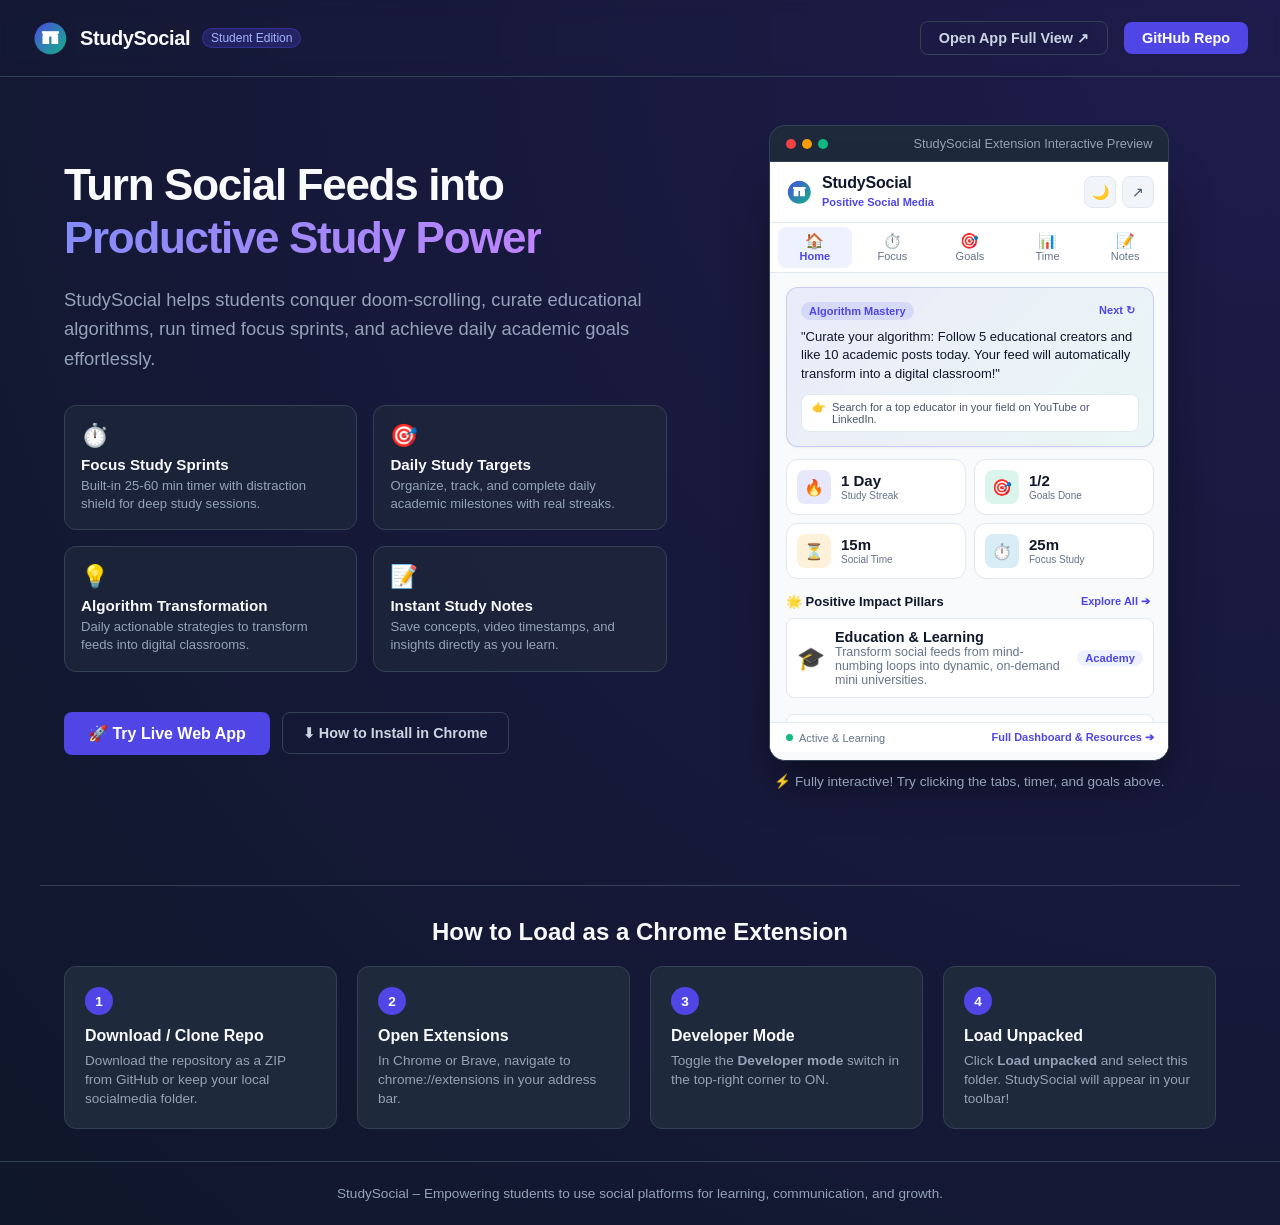
<file: index.html>
<!DOCTYPE html>
<html lang="en">
<head>
  <meta charset="UTF-8">
  <meta name="viewport" content="width=device-width, initial-scale=1.0">
  <title>StudySocial – Positive Social Media for Students</title>
  <link rel="icon" href="icons/icon48.png" type="image/png">
  <style>
    :root {
      --primary: #4f46e5;
      --primary-hover: #4338ca;
      --primary-light: #eef2ff;
      --bg: #0f172a;
      --surface: #1e293b;
      --surface-border: #334155;
      --text: #f8fafc;
      --text-muted: #94a3b8;
      --accent: #10b981;
    }

    * {
      box-sizing: border-box;
      margin: 0;
      padding: 0;
      font-family: -apple-system, BlinkMacSystemFont, 'Segoe UI', Roboto, Helvetica, Arial, sans-serif;
    }

    body {
      background: radial-gradient(circle at top right, #1e1b4b 0%, #0f172a 100%);
      color: var(--text);
      min-height: 100vh;
      display: flex;
      flex-direction: column;
    }

    header {
      padding: 1.25rem 2rem;
      display: flex;
      align-items: center;
      justify-content: space-between;
      border-bottom: 1px solid var(--surface-border);
      backdrop-filter: blur(8px);
    }

    .brand {
      display: flex;
      align-items: center;
      gap: 12px;
      text-decoration: none;
      color: inherit;
    }

    .brand img {
      width: 36px;
      height: 36px;
      border-radius: 8px;
    }

    .brand-title {
      font-size: 1.25rem;
      font-weight: 700;
      letter-spacing: -0.02em;
    }

    .brand-badge {
      font-size: 0.75rem;
      background: rgba(79, 70, 229, 0.25);
      color: #a5b4fc;
      border: 1px solid rgba(79, 70, 229, 0.4);
      padding: 2px 8px;
      border-radius: 999px;
    }

    .header-links {
      display: flex;
      gap: 1rem;
      align-items: center;
    }

    .btn {
      display: inline-flex;
      align-items: center;
      gap: 8px;
      padding: 8px 18px;
      border-radius: 8px;
      font-weight: 600;
      font-size: 0.9rem;
      text-decoration: none;
      cursor: pointer;
      transition: all 0.2s ease;
      border: none;
    }

    .btn-primary {
      background: var(--primary);
      color: #ffffff;
    }

    .btn-primary:hover {
      background: var(--primary-hover);
      transform: translateY(-1px);
    }

    .btn-outline {
      background: transparent;
      color: #cbd5e1;
      border: 1px solid var(--surface-border);
    }

    .btn-outline:hover {
      background: var(--surface);
      color: #ffffff;
    }

    main {
      flex: 1;
      max-width: 1200px;
      margin: 0 auto;
      padding: 3rem 1.5rem;
      display: grid;
      grid-template-columns: 1.1fr 0.9fr;
      gap: 3.5rem;
      align-items: center;
    }

    @media (max-width: 960px) {
      main {
        grid-template-columns: 1fr;
        padding: 2rem 1rem;
        gap: 2.5rem;
      }
    }

    .hero-content h1 {
      font-size: 2.75rem;
      font-weight: 800;
      line-height: 1.2;
      letter-spacing: -0.03em;
      margin-bottom: 1.25rem;
    }

    .hero-content h1 span {
      background: linear-gradient(135deg, #818cf8 0%, #c084fc 100%);
      -webkit-background-clip: text;
      -webkit-text-fill-color: transparent;
    }

    .hero-subtitle {
      font-size: 1.15rem;
      line-height: 1.6;
      color: var(--text-muted);
      margin-bottom: 2rem;
    }

    .feature-grid {
      display: grid;
      grid-template-columns: 1fr 1fr;
      gap: 1rem;
      margin-bottom: 2.5rem;
    }

    .feature-card {
      background: rgba(30, 41, 59, 0.7);
      border: 1px solid var(--surface-border);
      border-radius: 12px;
      padding: 1rem;
    }

    .feature-card-icon {
      font-size: 1.4rem;
      margin-bottom: 0.4rem;
    }

    .feature-card h3 {
      font-size: 0.95rem;
      margin-bottom: 0.25rem;
    }

    .feature-card p {
      font-size: 0.82rem;
      color: var(--text-muted);
      line-height: 1.4;
    }

    .cta-row {
      display: flex;
      flex-wrap: wrap;
      gap: 12px;
      align-items: center;
    }

    /* Live Preview Section */
    .preview-container {
      display: flex;
      flex-direction: column;
      align-items: center;
      position: relative;
    }

    .preview-header {
      width: 400px;
      max-width: 100%;
      background: #1e293b;
      border: 1px solid #334155;
      border-bottom: none;
      border-radius: 16px 16px 0 0;
      padding: 10px 16px;
      display: flex;
      align-items: center;
      justify-content: space-between;
      font-size: 0.8rem;
      color: var(--text-muted);
    }

    .window-dots {
      display: flex;
      gap: 6px;
    }

    .window-dot {
      width: 10px;
      height: 10px;
      border-radius: 50%;
    }
    .dot-red { background: #ef4444; }
    .dot-yellow { background: #f59e0b; }
    .dot-green { background: #10b981; }

    .preview-frame {
      width: 400px;
      height: 600px;
      max-width: 100%;
      border: 1px solid #334155;
      border-radius: 0 0 16px 16px;
      box-shadow: 0 25px 50px -12px rgba(0, 0, 0, 0.6);
      background: #ffffff;
      overflow: hidden;
    }

    .preview-frame iframe {
      width: 100%;
      height: 100%;
      border: none;
    }

    .preview-caption {
      margin-top: 12px;
      font-size: 0.85rem;
      color: var(--text-muted);
      display: flex;
      align-items: center;
      gap: 6px;
    }

    /* Installation Steps */
    .install-box {
      margin-top: 3rem;
      max-width: 1200px;
      width: 100%;
      margin-left: auto;
      margin-right: auto;
      padding: 2rem 1.5rem;
      border-top: 1px solid var(--surface-border);
    }

    .install-box h2 {
      font-size: 1.5rem;
      margin-bottom: 1.25rem;
      text-align: center;
    }

    .steps-grid {
      display: grid;
      grid-template-columns: repeat(auto-fit, minmax(240px, 1fr));
      gap: 1.25rem;
    }

    .step-card {
      background: var(--surface);
      border: 1px solid var(--surface-border);
      border-radius: 12px;
      padding: 1.25rem;
      position: relative;
    }

    .step-num {
      width: 28px;
      height: 28px;
      background: var(--primary);
      color: white;
      border-radius: 50%;
      display: flex;
      align-items: center;
      justify-content: center;
      font-weight: 700;
      font-size: 0.85rem;
      margin-bottom: 0.75rem;
    }

    .step-card h4 {
      font-size: 1rem;
      margin-bottom: 0.35rem;
    }

    .step-card p {
      font-size: 0.85rem;
      color: var(--text-muted);
      line-height: 1.4;
    }

    footer {
      border-top: 1px solid var(--surface-border);
      padding: 1.5rem;
      text-align: center;
      color: var(--text-muted);
      font-size: 0.85rem;
    }
  </style>
</head>
<body>
  <!-- Header -->
  <header>
    <a href="#" class="brand">
      <img src="icons/icon48.png" alt="StudySocial">
      <span class="brand-title">StudySocial</span>
      <span class="brand-badge">Student Edition</span>
    </a>
    <div class="header-links">
      <a href="popup.html" class="btn btn-outline" target="_blank">Open App Full View ↗</a>
      <a href="https://github.com/samrasian123-coder/study-social" class="btn btn-primary" target="_blank">GitHub Repo</a>
    </div>
  </header>

  <!-- Main Content -->
  <main>
    <!-- Left Hero -->
    <div class="hero-content">
      <h1>Turn Social Feeds into <span>Productive Study Power</span></h1>
      <p class="hero-subtitle">
        StudySocial helps students conquer doom-scrolling, curate educational algorithms, run timed focus sprints, and achieve daily academic goals effortlessly.
      </p>

      <div class="feature-grid">
        <div class="feature-card">
          <div class="feature-card-icon">⏱️</div>
          <h3>Focus Study Sprints</h3>
          <p>Built-in 25-60 min timer with distraction shield for deep study sessions.</p>
        </div>
        <div class="feature-card">
          <div class="feature-card-icon">🎯</div>
          <h3>Daily Study Targets</h3>
          <p>Organize, track, and complete daily academic milestones with real streaks.</p>
        </div>
        <div class="feature-card">
          <div class="feature-card-icon">💡</div>
          <h3>Algorithm Transformation</h3>
          <p>Daily actionable strategies to transform feeds into digital classrooms.</p>
        </div>
        <div class="feature-card">
          <div class="feature-card-icon">📝</div>
          <h3>Instant Study Notes</h3>
          <p>Save concepts, video timestamps, and insights directly as you learn.</p>
        </div>
      </div>

      <div class="cta-row">
        <a href="popup.html" class="btn btn-primary" style="padding: 12px 24px; font-size: 1rem;">
          🚀 Try Live Web App
        </a>
        <a href="#how-to-install" class="btn btn-outline" style="padding: 12px 20px;">
          ⬇ How to Install in Chrome
        </a>
      </div>
    </div>

    <!-- Right Live Preview -->
    <div class="preview-container">
      <div class="preview-header">
        <div class="window-dots">
          <span class="window-dot dot-red"></span>
          <span class="window-dot dot-yellow"></span>
          <span class="window-dot dot-green"></span>
        </div>
        <span>StudySocial Extension Interactive Preview</span>
      </div>
      <div class="preview-frame">
        <iframe src="popup.html" title="StudySocial Interactive Demo"></iframe>
      </div>
      <div class="preview-caption">
        ⚡ Fully interactive! Try clicking the tabs, timer, and goals above.
      </div>
    </div>
  </main>

  <!-- Installation Steps -->
  <section class="install-box" id="how-to-install">
    <h2>How to Load as a Chrome Extension</h2>
    <div class="steps-grid">
      <div class="step-card">
        <div class="step-num">1</div>
        <h4>Download / Clone Repo</h4>
        <p>Download the repository as a ZIP from GitHub or keep your local <code>socialmedia</code> folder.</p>
      </div>
      <div class="step-card">
        <div class="step-num">2</div>
        <h4>Open Extensions</h4>
        <p>In Chrome or Brave, navigate to <code>chrome://extensions</code> in your address bar.</p>
      </div>
      <div class="step-card">
        <div class="step-num">3</div>
        <h4>Developer Mode</h4>
        <p>Toggle the <strong>Developer mode</strong> switch in the top-right corner to ON.</p>
      </div>
      <div class="step-card">
        <div class="step-num">4</div>
        <h4>Load Unpacked</h4>
        <p>Click <strong>Load unpacked</strong> and select this folder. StudySocial will appear in your toolbar!</p>
      </div>
    </div>
  </section>

  <!-- Footer -->
  <footer>
    StudySocial – Empowering students to use social platforms for learning, communication, and growth.
  </footer>
</body>
</html>
</file>
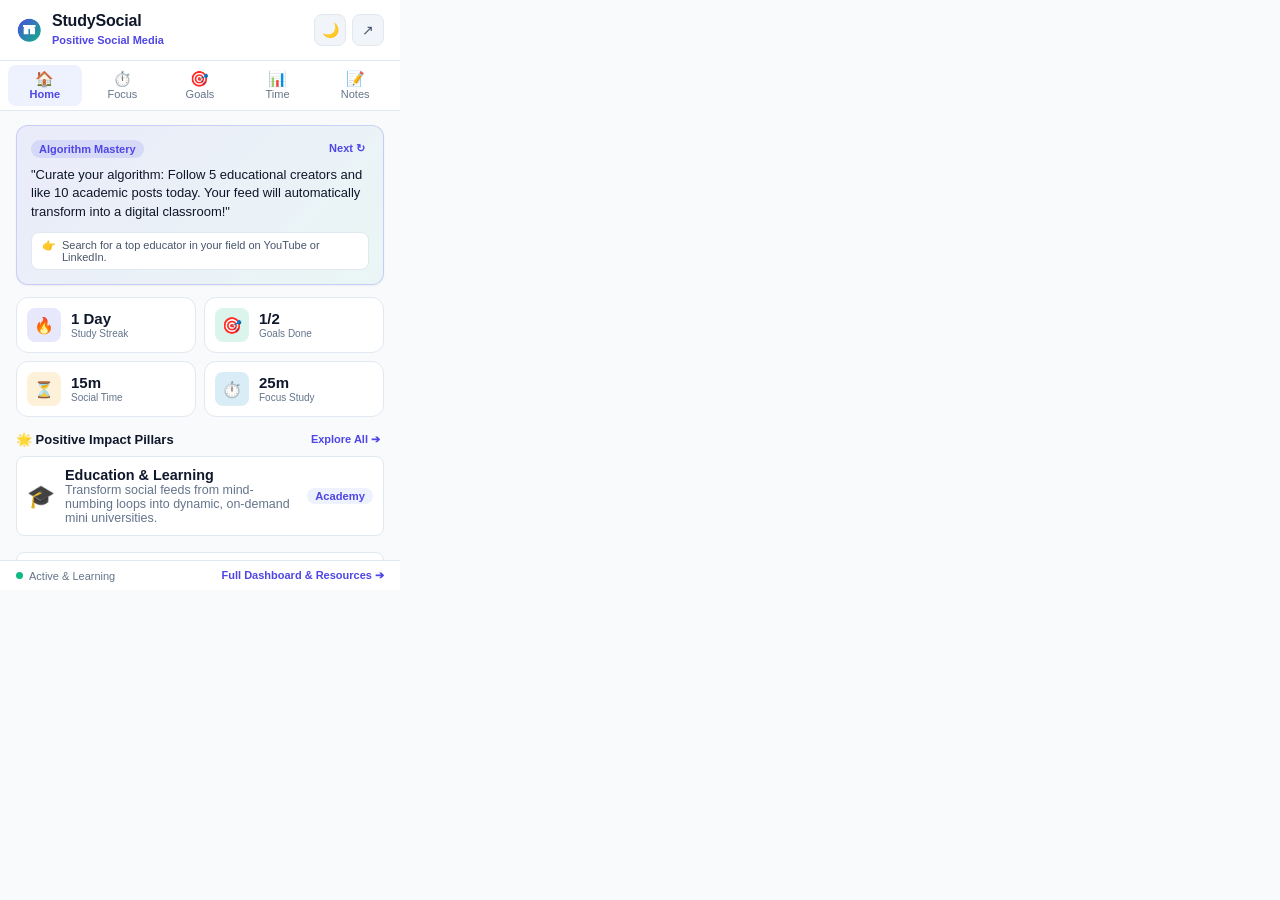
<file: popup.html>
<!DOCTYPE html>
<html lang="en">
<head>
  <meta charset="UTF-8">
  <meta name="viewport" content="width=device-width, initial-scale=1.0">
  <title>StudySocial</title>
  <link rel="stylesheet" href="popup.css">
</head>
<body>
  <div class="app-container">
    <!-- Header -->
    <header class="app-header">
      <div class="brand">
        <div class="brand-icon">
          <img src="icons/icon48.png" alt="StudySocial" width="26" height="26">
        </div>
        <div class="brand-text">
          <h1>StudySocial</h1>
          <span class="tagline">Positive Social Media</span>
        </div>
      </div>
      <div class="header-actions">
        <button id="themeToggleBtn" class="icon-btn" title="Toggle Light/Dark Theme" aria-label="Toggle Theme">
          <span class="theme-icon">🌙</span>
        </button>
        <button id="openDashboardBtn" class="icon-btn" title="Open Full Dashboard" aria-label="Open Dashboard">
          <span class="open-icon">↗</span>
        </button>
      </div>
    </header>

    <!-- Navigation Tabs -->
    <nav class="nav-tabs">
      <button class="nav-btn active" data-tab="tab-home">
        <span class="nav-icon">🏠</span>
        <span class="nav-label">Home</span>
      </button>
      <button class="nav-btn" data-tab="tab-focus">
        <span class="nav-icon">⏱️</span>
        <span class="nav-label">Focus</span>
      </button>
      <button class="nav-btn" data-tab="tab-goals">
        <span class="nav-icon">🎯</span>
        <span class="nav-label">Goals</span>
      </button>
      <button class="nav-btn" data-tab="tab-tracker">
        <span class="nav-icon">📊</span>
        <span class="nav-label">Time</span>
      </button>
      <button class="nav-btn" data-tab="tab-notes">
        <span class="nav-icon">📝</span>
        <span class="nav-label">Notes</span>
      </button>
    </nav>

    <!-- Tab Contents Container -->
    <main class="tab-content-area">
      <!-- TAB 1: HOME / OVERVIEW -->
      <section id="tab-home" class="tab-pane active">
        <!-- Daily Positive Tip Card -->
        <div class="card card-hero">
          <div class="card-header-row">
            <span class="badge badge-purple" id="dailyTipCategory">Daily Positive Tip</span>
            <button id="nextTipBtn" class="btn-text" title="Next tip">Next ↻</button>
          </div>
          <p class="tip-quote" id="dailyTipText">Loading today's positive strategy...</p>
          <div class="tip-action-box">
            <span class="action-icon">👉</span>
            <span class="action-text" id="dailyTipAction">Practice mindful engagement today.</span>
          </div>
        </div>

        <!-- Quick Stats Overview -->
        <div class="stats-grid">
          <div class="stat-card">
            <div class="stat-icon-wrap bg-indigo-soft">🔥</div>
            <div class="stat-content">
              <span class="stat-number" id="streakDisplay">1 Day</span>
              <span class="stat-desc">Study Streak</span>
            </div>
          </div>
          <div class="stat-card">
            <div class="stat-icon-wrap bg-emerald-soft">🎯</div>
            <div class="stat-content">
              <span class="stat-number" id="completedGoalsStat">0/3</span>
              <span class="stat-desc">Goals Done</span>
            </div>
          </div>
          <div class="stat-card">
            <div class="stat-icon-wrap bg-amber-soft">⏳</div>
            <div class="stat-content">
              <span class="stat-number" id="todaySocialTime">0m</span>
              <span class="stat-desc">Social Time</span>
            </div>
          </div>
          <div class="stat-card">
            <div class="stat-icon-wrap bg-blue-soft">⏱️</div>
            <div class="stat-content">
              <span class="stat-number" id="todayFocusTime">0m</span>
              <span class="stat-desc">Focus Study</span>
            </div>
          </div>
        </div>

        <!-- 6 Positive Pillars Preview -->
        <div class="section-title-row">
          <h3>🌟 Positive Impact Pillars</h3>
          <button id="viewAllPillarsBtn" class="btn-text">Explore All ➔</button>
        </div>
        <div class="pillars-preview-list" id="pillarsMiniList">
          <!-- Populated by JS -->
        </div>
      </section>

      <!-- TAB 2: STUDY FOCUS MODE -->
      <section id="tab-focus" class="tab-pane">
        <div class="card focus-card">
          <div class="focus-timer-ring">
            <div class="timer-digits" id="timerClock">25:00</div>
            <div class="timer-status-text" id="timerStatusLabel">Ready to sprint</div>
          </div>

          <!-- Active Goal input -->
          <div class="input-group">
            <label for="focusGoalInput">What are you studying right now?</label>
            <input type="text" id="focusGoalInput" placeholder="e.g., 25 mins Python data structures" maxlength="80">
          </div>

          <!-- Preset Durations -->
          <div class="duration-selector" id="durationSelector">
            <button class="duration-chip active" data-mins="25">25 Min</button>
            <button class="duration-chip" data-mins="45">45 Min</button>
            <button class="duration-chip" data-mins="60">60 Min</button>
          </div>

          <!-- Shield toggle -->
          <div class="toggle-row">
            <div class="toggle-info">
              <span class="toggle-title">Distraction Shield</span>
              <span class="toggle-sub">Gently blocks social scrolling during focus</span>
            </div>
            <label class="switch">
              <input type="checkbox" id="shieldToggle" checked>
              <span class="slider"></span>
            </label>
          </div>

          <!-- Controls -->
          <div class="focus-controls">
            <button id="startFocusBtn" class="btn btn-primary btn-block">🚀 Start Focus Sprint</button>
            <button id="stopFocusBtn" class="btn btn-danger btn-block hidden">⏹ Stop Focus Session</button>
          </div>
        </div>
      </section>

      <!-- TAB 3: GOALS -->
      <section id="tab-goals" class="tab-pane">
        <div class="goals-header-card">
          <h3>Today's Study Targets</h3>
          <span class="badge badge-indigo" id="goalsCounterBadge">0 of 3 Completed</span>
        </div>

        <!-- Add Goal Input -->
        <form id="addGoalForm" class="add-goal-form">
          <input type="text" id="newGoalInput" placeholder="Add a new study goal..." required maxlength="70">
          <select id="newGoalCategory" class="category-select">
            <option value="Focus">Study</option>
            <option value="Learning">Learning</option>
            <option value="Career">Career</option>
          </select>
          <button type="submit" class="btn btn-sm btn-primary">Add</button>
        </form>

        <!-- Goals List -->
        <ul class="goals-list" id="goalsList">
          <!-- Populated via JS -->
        </ul>
      </section>

      <!-- TAB 4: TIME TRACKER -->
      <section id="tab-tracker" class="tab-pane">
        <div class="tracker-card">
          <div class="tracker-summary-header">
            <div>
              <h3>Today's Activity</h3>
              <p class="text-muted">Active tabs tracked automatically</p>
            </div>
            <span class="date-badge" id="trackerDateLabel">Today</span>
          </div>

          <!-- Visual Bar -->
          <div class="ratio-bar-container">
            <div class="ratio-labels">
              <span>Study Focus: <strong id="ratioFocusLabel">0m</strong></span>
              <span>Social Media: <strong id="ratioSocialLabel">0m</strong></span>
            </div>
            <div class="ratio-bar">
              <div class="ratio-segment ratio-focus" id="barFocus" style="width: 50%;"></div>
              <div class="ratio-segment ratio-social" id="barSocial" style="width: 50%;"></div>
            </div>
          </div>

          <!-- Platform breakdown -->
          <div class="platform-breakdown-list" id="platformTimeList">
            <!-- Populated via JS -->
          </div>
        </div>
      </section>

      <!-- TAB 5: QUICK NOTES -->
      <section id="tab-notes" class="tab-pane">
        <div class="card notes-editor-card">
          <div class="notes-header-row">
            <h3>Capture Learning Insight</h3>
            <button id="captureCurrentPageBtn" class="btn-text btn-text-accent" title="Auto-fill current tab info">
              + From Current Tab
            </button>
          </div>
          <input type="text" id="noteTitleInput" placeholder="Topic or concept title..." maxlength="70">
          <textarea id="noteContentInput" placeholder="Write quick notes, definitions, video timestamps, or research ideas..." rows="3"></textarea>
          <input type="hidden" id="noteUrlInput" value="">
          <button id="saveNoteBtn" class="btn btn-primary btn-block">💾 Save to Study Notes</button>
        </div>

        <!-- Saved Notes List -->
        <div class="saved-notes-list" id="savedNotesList">
          <!-- Populated via JS -->
        </div>
      </section>
    </main>

    <!-- Footer -->
    <footer class="app-footer">
      <div class="footer-status">
        <span class="status-dot"></span>
        <span id="extensionStatus">Active & Learning</span>
      </div>
      <button id="footerFullDashboardLink" class="footer-link">Full Dashboard & Resources ➔</button>
    </footer>
  </div>

  <script src="data/tips.js"></script>
  <script src="data/resources.js"></script>
  <script src="data/positiveImpactData.js"></script>
  <script src="popup.js"></script>
</body>
</html>
</file>
<file: popup.css>
/* StudySocial Modern Extension Styles */
:root {
  --bg-main: #f8fafc;
  --bg-surface: #ffffff;
  --bg-card: #ffffff;
  --bg-subtle: #f1f5f9;
  --bg-input: #ffffff;
  
  --text-primary: #0f172a;
  --text-secondary: #475569;
  --text-muted: #64748b;
  
  --border-color: #e2e8f0;
  --border-subtle: #f1f5f9;

  --primary: #4f46e5;
  --primary-hover: #4338ca;
  --primary-light: #eef2ff;
  --primary-ring: rgba(79, 70, 229, 0.2);

  --accent-emerald: #10b981;
  --accent-amber: #f59e0b;
  --accent-rose: #f43f5e;
  --accent-sky: #0284c7;

  --shadow-sm: 0 1px 2px 0 rgba(0, 0, 0, 0.05);
  --shadow-md: 0 4px 6px -1px rgba(0, 0, 0, 0.08), 0 2px 4px -2px rgba(0, 0, 0, 0.04);
  --shadow-lg: 0 10px 15px -3px rgba(0, 0, 0, 0.08), 0 4px 6px -4px rgba(0, 0, 0, 0.03);

  --radius-sm: 8px;
  --radius-md: 12px;
  --radius-lg: 16px;
  --radius-full: 9999px;
  --transition-fast: 0.15s ease;
}

[data-theme="dark"] {
  --bg-main: #0b0f19;
  --bg-surface: #111827;
  --bg-card: #1f2937;
  --bg-subtle: #1e293b;
  --bg-input: #111827;

  --text-primary: #f9fafb;
  --text-secondary: #cbd5e1;
  --text-muted: #94a3b8;

  --border-color: #374151;
  --border-subtle: #1f2937;

  --primary: #6366f1;
  --primary-hover: #4f46e5;
  --primary-light: rgba(99, 102, 241, 0.15);
  --primary-ring: rgba(99, 102, 241, 0.3);

  --shadow-sm: 0 1px 3px 0 rgba(0, 0, 0, 0.3);
  --shadow-md: 0 4px 6px -1px rgba(0, 0, 0, 0.4);
  --shadow-lg: 0 10px 15px -3px rgba(0, 0, 0, 0.5);
}

* {
  box-sizing: border-box;
  margin: 0;
  padding: 0;
  font-family: -apple-system, BlinkMacSystemFont, 'Segoe UI', Roboto, 'Helvetica Neue', Arial, sans-serif;
}

body {
  width: 400px;
  height: 590px;
  background-color: var(--bg-main);
  color: var(--text-primary);
  overflow: hidden;
  transition: background-color var(--transition-fast), color var(--transition-fast);
}

.app-container {
  display: flex;
  flex-direction: column;
  height: 100%;
}

/* Header */
.app-header {
  display: flex;
  align-items: center;
  justify-content: space-between;
  padding: 12px 16px;
  background: var(--bg-surface);
  border-bottom: 1px solid var(--border-color);
}

.brand {
  display: flex;
  align-items: center;
  gap: 10px;
}

.brand-icon {
  display: flex;
  align-items: center;
  justify-content: center;
}

.brand-text h1 {
  font-size: 16px;
  font-weight: 700;
  letter-spacing: -0.2px;
  color: var(--text-primary);
  line-height: 1.1;
}

.tagline {
  font-size: 11px;
  color: var(--primary);
  font-weight: 600;
}

.header-actions {
  display: flex;
  align-items: center;
  gap: 6px;
}

.icon-btn {
  background: var(--bg-subtle);
  border: 1px solid var(--border-color);
  color: var(--text-secondary);
  width: 32px;
  height: 32px;
  border-radius: var(--radius-sm);
  display: flex;
  align-items: center;
  justify-content: center;
  cursor: pointer;
  font-size: 14px;
  transition: all var(--transition-fast);
}

.icon-btn:hover {
  background: var(--primary-light);
  color: var(--primary);
  border-color: var(--primary);
}

/* Navigation Tabs */
.nav-tabs {
  display: flex;
  background: var(--bg-surface);
  border-bottom: 1px solid var(--border-color);
  padding: 4px 8px;
  gap: 4px;
}

.nav-btn {
  flex: 1;
  display: flex;
  flex-direction: column;
  align-items: center;
  justify-content: center;
  padding: 6px 2px;
  background: transparent;
  border: none;
  border-radius: var(--radius-sm);
  cursor: pointer;
  color: var(--text-muted);
  transition: all var(--transition-fast);
}

.nav-btn:hover {
  background: var(--bg-subtle);
  color: var(--text-primary);
}

.nav-btn.active {
  background: var(--primary-light);
  color: var(--primary);
  font-weight: 600;
}

.nav-icon {
  font-size: 15px;
  line-height: 1;
  margin-bottom: 2px;
}

.nav-label {
  font-size: 11px;
}

/* Tab Pane Area */
.tab-content-area {
  flex: 1;
  overflow-y: auto;
  padding: 14px 16px;
}

/* Scrollbar */
.tab-content-area::-webkit-scrollbar {
  width: 5px;
}
.tab-content-area::-webkit-scrollbar-thumb {
  background: var(--border-color);
  border-radius: 4px;
}

.tab-pane {
  display: none;
  animation: fadeIn 0.18s ease-in-out;
}

.tab-pane.active {
  display: block;
}

@keyframes fadeIn {
  from { opacity: 0; transform: translateY(3px); }
  to { opacity: 1; transform: translateY(0); }
}

/* Common Card */
.card {
  background: var(--bg-card);
  border: 1px solid var(--border-color);
  border-radius: var(--radius-md);
  padding: 14px;
  box-shadow: var(--shadow-sm);
  margin-bottom: 12px;
}

/* Hero / Tip Card */
.card-hero {
  background: linear-gradient(135deg, rgba(79, 70, 229, 0.08) 0%, rgba(16, 185, 129, 0.06) 100%);
  border-color: rgba(99, 102, 241, 0.25);
}

.card-header-row {
  display: flex;
  align-items: center;
  justify-content: space-between;
  margin-bottom: 8px;
}

.badge {
  display: inline-block;
  font-size: 11px;
  font-weight: 600;
  padding: 3px 8px;
  border-radius: var(--radius-full);
}

.badge-purple {
  background: rgba(99, 102, 241, 0.15);
  color: var(--primary);
}

.badge-indigo {
  background: rgba(79, 70, 229, 0.15);
  color: var(--primary);
}

.btn-text {
  background: transparent;
  border: none;
  color: var(--primary);
  font-size: 11px;
  font-weight: 600;
  cursor: pointer;
  padding: 2px 4px;
}

.btn-text:hover {
  text-decoration: underline;
}

.btn-text-accent {
  color: var(--primary);
}

.tip-quote {
  font-size: 13px;
  line-height: 1.45;
  color: var(--text-primary);
  font-weight: 500;
  margin-bottom: 10px;
}

.tip-action-box {
  display: flex;
  align-items: flex-start;
  gap: 6px;
  background: var(--bg-surface);
  border: 1px solid var(--border-color);
  border-radius: var(--radius-sm);
  padding: 6px 10px;
  font-size: 11px;
  color: var(--text-secondary);
}

/* Stats Grid */
.stats-grid {
  display: grid;
  grid-template-columns: 1fr 1fr;
  gap: 8px;
  margin-bottom: 14px;
}

.stat-card {
  display: flex;
  align-items: center;
  gap: 10px;
  background: var(--bg-card);
  border: 1px solid var(--border-color);
  border-radius: var(--radius-md);
  padding: 10px;
}

.stat-icon-wrap {
  width: 34px;
  height: 34px;
  border-radius: var(--radius-sm);
  display: flex;
  align-items: center;
  justify-content: center;
  font-size: 16px;
}

.bg-indigo-soft { background: rgba(99, 102, 241, 0.15); }
.bg-emerald-soft { background: rgba(16, 185, 129, 0.15); }
.bg-amber-soft { background: rgba(245, 158, 11, 0.15); }
.bg-blue-soft { background: rgba(2, 132, 199, 0.15); }

.stat-content {
  display: flex;
  flex-direction: column;
}

.stat-number {
  font-size: 15px;
  font-weight: 700;
  color: var(--text-primary);
  line-height: 1.1;
}

.stat-desc {
  font-size: 10px;
  color: var(--text-muted);
}

/* Pillars preview */
.section-title-row {
  display: flex;
  align-items: center;
  justify-content: space-between;
  margin: 12px 0 8px 0;
}

.section-title-row h3 {
  font-size: 13px;
  font-weight: 700;
  color: var(--text-primary);
}

.pillars-preview-list {
  display: flex;
  flex-direction: column;
  gap: 8px;
}

.pillar-item-mini {
  display: flex;
  align-items: center;
  justify-content: space-between;
  padding: 8px 10px;
  background: var(--bg-card);
  border: 1px solid var(--border-color);
  border-radius: var(--radius-sm);
  cursor: pointer;
  transition: all var(--transition-fast);
}

.pillar-item-mini:hover {
  border-color: var(--primary);
  transform: translateX(2px);
}

.pillar-item-left {
  display: flex;
  align-items: center;
  gap: 8px;
}

.pillar-item-title {
  font-size: 12px;
  font-weight: 600;
  color: var(--text-primary);
}

.pillar-arrow {
  font-size: 11px;
  color: var(--text-muted);
}

/* TAB 2: FOCUS MODE */
.focus-card {
  text-align: center;
  padding: 18px 14px;
}

.focus-timer-ring {
  background: linear-gradient(135deg, var(--bg-subtle) 0%, var(--bg-surface) 100%);
  border: 2px dashed var(--primary);
  border-radius: var(--radius-full);
  width: 140px;
  height: 140px;
  margin: 0 auto 16px auto;
  display: flex;
  flex-direction: column;
  align-items: center;
  justify-content: center;
}

.timer-digits {
  font-size: 34px;
  font-weight: 800;
  letter-spacing: 1px;
  color: var(--primary);
  font-variant-numeric: tabular-nums;
}

.timer-status-text {
  font-size: 11px;
  color: var(--text-muted);
}

.input-group {
  text-align: left;
  margin-bottom: 12px;
}

.input-group label {
  display: block;
  font-size: 11px;
  font-weight: 600;
  color: var(--text-secondary);
  margin-bottom: 4px;
}

input[type="text"], textarea, select {
  width: 100%;
  padding: 8px 10px;
  background: var(--bg-input);
  border: 1px solid var(--border-color);
  border-radius: var(--radius-sm);
  font-size: 12px;
  color: var(--text-primary);
  outline: none;
  transition: border-color var(--transition-fast);
}

input[type="text"]:focus, textarea:focus, select:focus {
  border-color: var(--primary);
  box-shadow: 0 0 0 2px var(--primary-ring);
}

.duration-selector {
  display: flex;
  gap: 8px;
  margin-bottom: 12px;
}

.duration-chip {
  flex: 1;
  padding: 6px;
  background: var(--bg-subtle);
  border: 1px solid var(--border-color);
  border-radius: var(--radius-sm);
  font-size: 12px;
  font-weight: 600;
  color: var(--text-secondary);
  cursor: pointer;
}

.duration-chip.active {
  background: var(--primary);
  color: #ffffff;
  border-color: var(--primary);
}

.toggle-row {
  display: flex;
  align-items: center;
  justify-content: space-between;
  padding: 8px 10px;
  background: var(--bg-subtle);
  border-radius: var(--radius-sm);
  margin-bottom: 16px;
  text-align: left;
}

.toggle-title {
  font-size: 12px;
  font-weight: 600;
  display: block;
  color: var(--text-primary);
}

.toggle-sub {
  font-size: 10px;
  color: var(--text-muted);
  display: block;
}

/* Switch */
.switch {
  position: relative;
  display: inline-block;
  width: 38px;
  height: 20px;
}

.switch input {
  opacity: 0;
  width: 0;
  height: 0;
}

.slider {
  position: absolute;
  cursor: pointer;
  inset: 0;
  background-color: var(--border-color);
  transition: .2s;
  border-radius: 20px;
}

.slider:before {
  position: absolute;
  content: "";
  height: 14px;
  width: 14px;
  left: 3px;
  bottom: 3px;
  background-color: white;
  transition: .2s;
  border-radius: 50%;
}

input:checked + .slider {
  background-color: var(--primary);
}

input:checked + .slider:before {
  transform: translateX(18px);
}

/* Buttons */
.btn {
  display: inline-flex;
  align-items: center;
  justify-content: center;
  padding: 8px 14px;
  border-radius: var(--radius-sm);
  font-size: 12px;
  font-weight: 600;
  cursor: pointer;
  border: none;
  transition: all var(--transition-fast);
}

.btn-block {
  width: 100%;
}

.btn-primary {
  background: var(--primary);
  color: #ffffff;
}

.btn-primary:hover {
  background: var(--primary-hover);
}

.btn-danger {
  background: var(--accent-rose);
  color: #ffffff;
}

.btn-danger:hover {
  filter: brightness(0.9);
}

.btn-sm {
  padding: 6px 10px;
  font-size: 11px;
}

.hidden {
  display: none !important;
}

/* TAB 3: GOALS */
.goals-header-card {
  display: flex;
  align-items: center;
  justify-content: space-between;
  margin-bottom: 12px;
}

.goals-header-card h3 {
  font-size: 13px;
  font-weight: 700;
}

.add-goal-form {
  display: flex;
  gap: 6px;
  margin-bottom: 12px;
}

.category-select {
  width: 90px;
  padding: 4px 6px;
  font-size: 11px;
}

.goals-list {
  list-style: none;
  display: flex;
  flex-direction: column;
  gap: 8px;
}

.goal-item {
  display: flex;
  align-items: center;
  justify-content: space-between;
  background: var(--bg-card);
  border: 1px solid var(--border-color);
  border-radius: var(--radius-sm);
  padding: 8px 10px;
  gap: 8px;
}

.goal-left {
  display: flex;
  align-items: center;
  gap: 8px;
  flex: 1;
}

.goal-checkbox {
  cursor: pointer;
  width: 16px;
  height: 16px;
  accent-color: var(--primary);
}

.goal-text {
  font-size: 12px;
  color: var(--text-primary);
  line-height: 1.3;
}

.goal-text.completed {
  text-decoration: line-through;
  color: var(--text-muted);
}

.goal-badge {
  font-size: 10px;
  padding: 2px 6px;
  border-radius: var(--radius-full);
  background: var(--bg-subtle);
  color: var(--text-secondary);
}

.goal-delete-btn {
  background: transparent;
  border: none;
  color: var(--text-muted);
  cursor: pointer;
  font-size: 13px;
  padding: 2px 4px;
}

.goal-delete-btn:hover {
  color: var(--accent-rose);
}

/* TAB 4: TIME TRACKER */
.tracker-card {
  background: var(--bg-card);
  border: 1px solid var(--border-color);
  border-radius: var(--radius-md);
  padding: 12px;
}

.tracker-summary-header {
  display: flex;
  align-items: center;
  justify-content: space-between;
  margin-bottom: 12px;
}

.tracker-summary-header h3 {
  font-size: 13px;
  font-weight: 700;
}

.text-muted {
  font-size: 11px;
  color: var(--text-muted);
}

.date-badge {
  font-size: 11px;
  padding: 2px 8px;
  background: var(--bg-subtle);
  border-radius: var(--radius-full);
  color: var(--text-secondary);
}

.ratio-bar-container {
  margin-bottom: 16px;
}

.ratio-labels {
  display: flex;
  justify-content: space-between;
  font-size: 11px;
  margin-bottom: 6px;
  color: var(--text-secondary);
}

.ratio-bar {
  height: 10px;
  border-radius: var(--radius-full);
  background: var(--bg-subtle);
  display: flex;
  overflow: hidden;
}

.ratio-focus {
  background: var(--primary);
  transition: width 0.3s ease;
}

.ratio-social {
  background: var(--accent-amber);
  transition: width 0.3s ease;
}

.platform-breakdown-list {
  display: flex;
  flex-direction: column;
  gap: 6px;
}

.platform-item {
  display: flex;
  align-items: center;
  justify-content: space-between;
  padding: 8px 10px;
  background: var(--bg-subtle);
  border-radius: var(--radius-sm);
  font-size: 12px;
}

.platform-info {
  display: flex;
  align-items: center;
  gap: 8px;
}

.platform-time {
  font-weight: 700;
  color: var(--text-primary);
}

/* TAB 5: NOTES */
.notes-editor-card {
  display: flex;
  flex-direction: column;
  gap: 8px;
  margin-bottom: 12px;
}

.notes-header-row {
  display: flex;
  align-items: center;
  justify-content: space-between;
}

.notes-header-row h3 {
  font-size: 13px;
  font-weight: 700;
}

.saved-notes-list {
  display: flex;
  flex-direction: column;
  gap: 8px;
}

.note-item {
  background: var(--bg-card);
  border: 1px solid var(--border-color);
  border-radius: var(--radius-sm);
  padding: 10px;
}

.note-item-header {
  display: flex;
  align-items: center;
  justify-content: space-between;
  margin-bottom: 4px;
}

.note-title {
  font-size: 12px;
  font-weight: 700;
  color: var(--text-primary);
}

.note-date {
  font-size: 10px;
  color: var(--text-muted);
}

.note-content {
  font-size: 11px;
  line-height: 1.4;
  color: var(--text-secondary);
  white-space: pre-wrap;
  margin-bottom: 6px;
}

.note-footer {
  display: flex;
  align-items: center;
  justify-content: space-between;
}

.note-link {
  font-size: 10px;
  color: var(--primary);
  text-decoration: none;
  max-width: 250px;
  overflow: hidden;
  text-overflow: ellipsis;
  white-space: nowrap;
}

.note-link:hover {
  text-decoration: underline;
}

.note-delete-btn {
  background: transparent;
  border: none;
  color: var(--text-muted);
  cursor: pointer;
  font-size: 11px;
}

.note-delete-btn:hover {
  color: var(--accent-rose);
}

/* Footer */
.app-footer {
  display: flex;
  align-items: center;
  justify-content: space-between;
  padding: 8px 16px;
  background: var(--bg-surface);
  border-top: 1px solid var(--border-color);
}

.footer-status {
  display: flex;
  align-items: center;
  gap: 6px;
  font-size: 11px;
  color: var(--text-muted);
}

.status-dot {
  width: 7px;
  height: 7px;
  border-radius: 50%;
  background-color: var(--accent-emerald);
  display: inline-block;
}

.footer-link {
  background: transparent;
  border: none;
  color: var(--primary);
  font-size: 11px;
  font-weight: 600;
  cursor: pointer;
}

.footer-link:hover {
  text-decoration: underline;
}
</file>
